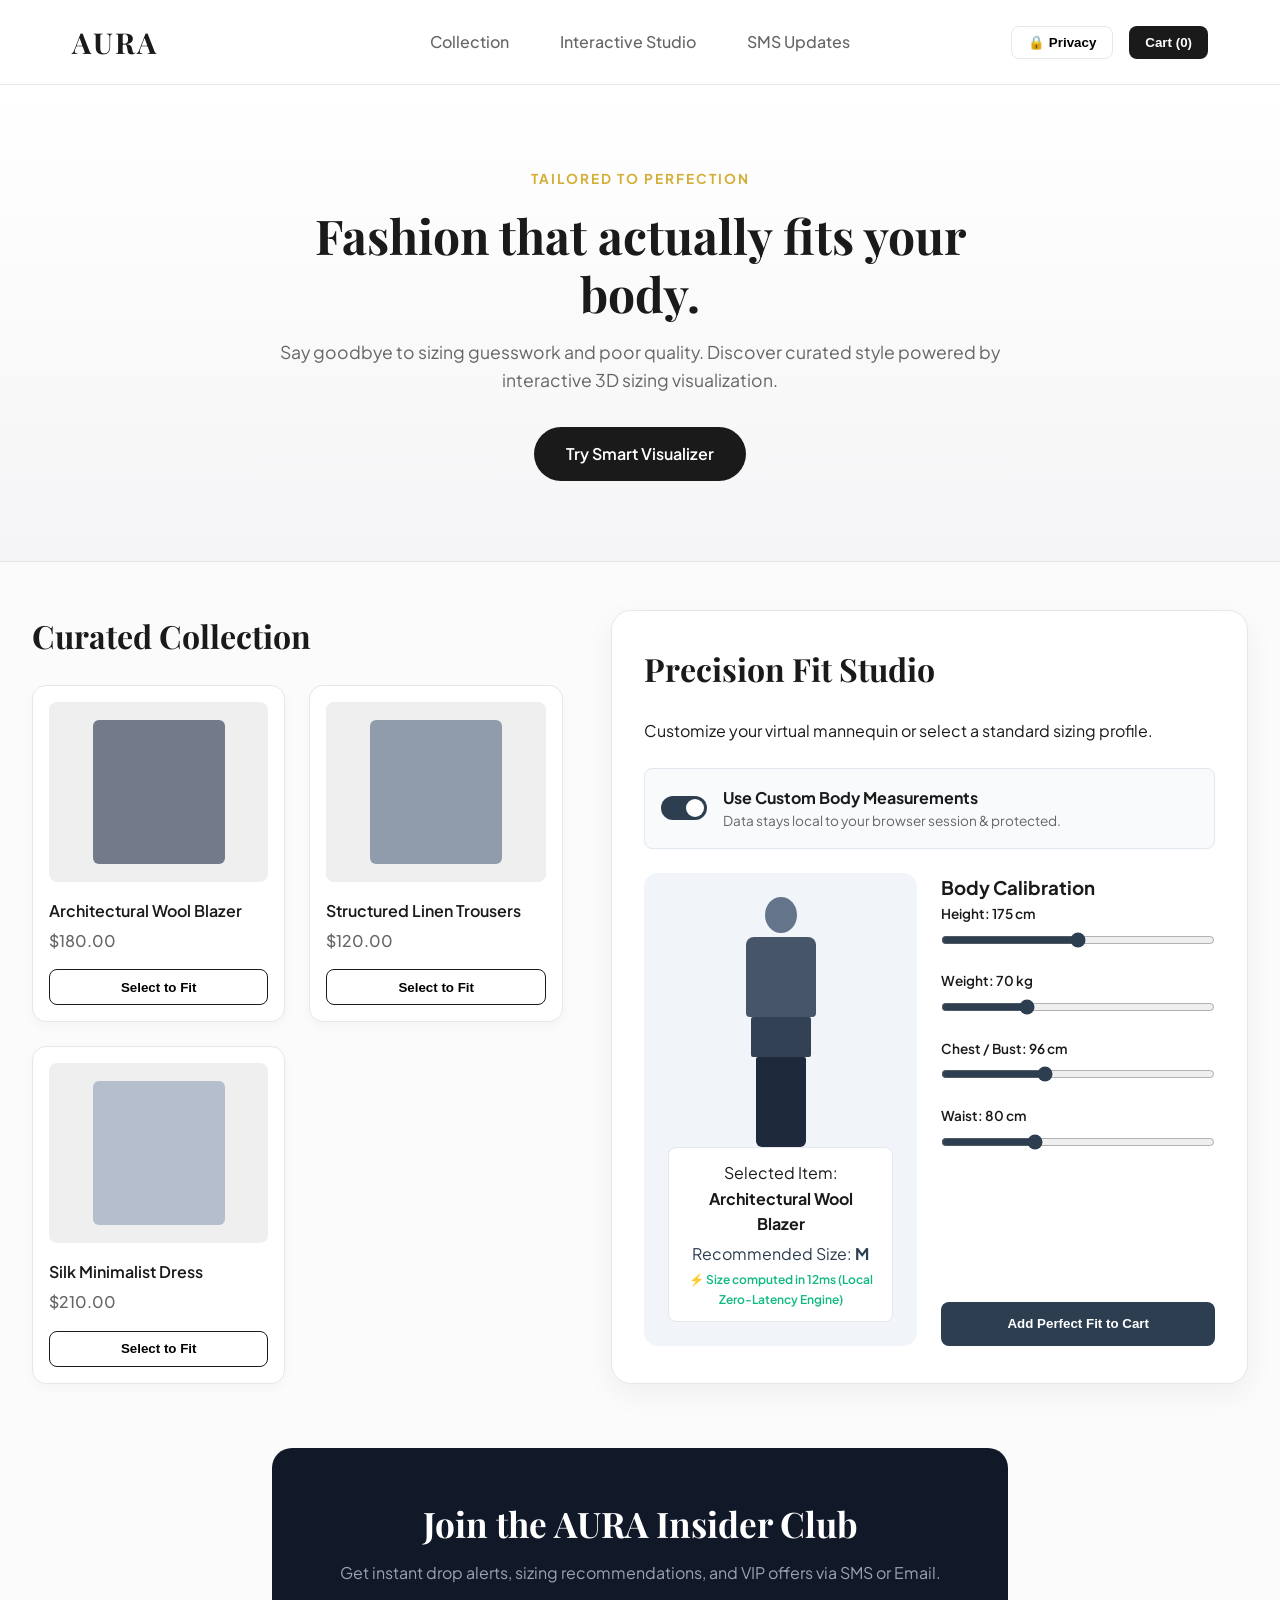
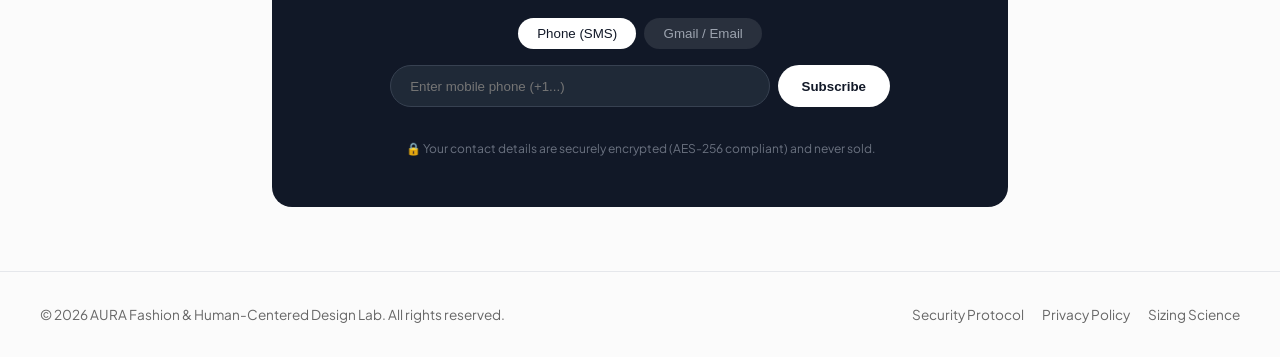
<file: index-2.html>
<!DOCTYPE html>
<html lang="en">
<head>
    <meta charset="UTF-8">
    <meta name="viewport" content="width=device-width, initial-scale=1.0">
    <title>AURA | Precision Fit & Curated Fashion</title>
    <link rel="stylesheet" href="styles.css">
    <link href="https://fonts.googleapis.com/css2?family=Plus+Jakarta+Sans:wght@300;400;500;600;700&family=Playfair+Display:ital,wght@0,600;1,400&display=swap" rel="stylesheet">
</head>
<body>
    <!-- Navigation Bar -->
    <header class="navbar">
        <div class="nav-container">
            <a href="#" class="brand-logo">AURA</a>
            <nav class="nav-links">
                <a href="#collection">Collection</a>
                <a href="#studio">Interactive Studio</a>
                <a href="#vip">SMS Updates</a>
            </nav>
            <div class="nav-actions">
                <button class="icon-btn" aria-label="Privacy Settings" id="privacy-settings-btn">🔒 Privacy</button>
                <button class="cart-btn" aria-label="Shopping Cart">Cart (<span id="cart-count">0</span>)</button>
            </div>
        </div>
    </header>

    <!-- Hero Banner -->
    <section class="hero-section">
        <div class="hero-content">
            <span class="tagline">Tailored to perfection</span>
            <h1>Fashion that actually fits your body.</h1>
            <p>Say goodbye to sizing guesswork and poor quality. Discover curated style powered by interactive 3D sizing visualization.</p>
            <a href="#studio" class="cta-btn">Try Smart Visualizer</a>
        </div>
    </section>

    <!-- Main Content Grid: Catalog & Studio -->
    <main class="main-layout" id="collection">
        <!-- Left: Product Showcase -->
        <section class="product-gallery">
            <h2>Curated Collection</h2>
            <div class="product-grid" id="product-list">
                <!-- Products dynamically rendered or static fallback -->
                <article class="product-card" data-id="1" data-name="Architectural Wool Blazer" data-price="180">
                    <div class="card-img-wrap">
                        <div class="placeholder-img jacket-img"></div>
                    </div>
                    <div class="card-details">
                        <h3>Architectural Wool Blazer</h3>
                        <p class="price">$180.00</p>
                        <button class="select-product-btn" onclick="selectProduct('Architectural Wool Blazer', 180)">Select to Fit</button>
                    </div>
                </article>

                <article class="product-card" data-id="2" data-name="Structured Linen Trousers" data-price="120">
                    <div class="card-img-wrap">
                        <div class="placeholder-img pants-img"></div>
                    </div>
                    <div class="card-details">
                        <h3>Structured Linen Trousers</h3>
                        <p class="price">$120.00</p>
                        <button class="select-product-btn" onclick="selectProduct('Structured Linen Trousers', 120)">Select to Fit</button>
                    </div>
                </article>

                <article class="product-card" data-id="3" data-name="Silk Minimalist Dress" data-price="210">
                    <div class="card-img-wrap">
                        <div class="placeholder-img dress-img"></div>
                    </div>
                    <div class="card-details">
                        <h3>Silk Minimalist Dress</h3>
                        <p class="price">$210.00</p>
                        <button class="select-product-btn" onclick="selectProduct('Silk Minimalist Dress', 210)">Select to Fit</button>
                    </div>
                </article>
            </div>
        </section>

        <!-- Right: Interactive AI Mannequin & Sizing Studio -->
        <section class="studio-container" id="studio">
            <div class="studio-header">
                <h2>Precision Fit Studio</h2>
                <p>Customize your virtual mannequin or select a standard sizing profile.</p>
            </div>

            <!-- Privacy Choice Toggle -->
            <div class="data-privacy-card">
                <div class="privacy-toggle-group">
                    <label class="switch">
                        <input type="checkbox" id="privacy-toggle" checked onchange="toggleCustomDataMode()">
                        <span class="slider round"></span>
                    </label>
                    <div class="privacy-label">
                        <strong>Use Custom Body Measurements</strong>
                        <p class="subtext">Data stays local to your browser session & protected.</p>
                    </div>
                </div>
            </div>

            <div class="studio-workspace">
                <!-- Mannequin Canvas Viewpoint -->
                <div class="mannequin-viewport">
                    <div class="avatar-frame">
                        <div id="ai-mannequin" class="mannequin-graphic">
                            <div class="mannequin-head"></div>
                            <div class="mannequin-torso" id="avatar-torso"></div>
                            <div class="mannequin-waist" id="avatar-waist"></div>
                            <div class="mannequin-legs" id="avatar-legs"></div>
                        </div>
                    </div>
                    <div class="fit-verdict-badge" id="fit-verdict">
                        <span>Selected Item: <strong>Architectural Wool Blazer</strong></span>
                        <div class="recommended-size-tag">Recommended Size: <strong id="recommended-size">M</strong></div>
                        <p id="fit-latency-note" class="latency-indicator">⚡ Size computed in 12ms (Local Zero-Latency Engine)</p>
                    </div>
                </div>

                <!-- Customizer / Standard Size Controls -->
                <div class="controls-panel">
                    <!-- Dynamic Controls: Custom Measurements -->
                    <form id="custom-measurement-form" class="measurement-controls">
                        <h3>Body Calibration</h3>
                        <div class="control-group">
                            <label for="height-input">Height: <span id="height-val">175</span> cm</label>
                            <input type="range" id="height-input" min="140" max="210" value="175" oninput="updateAvatar()">
                        </div>
                        <div class="control-group">
                            <label for="weight-input">Weight: <span id="weight-val">70</span> kg</label>
                            <input type="range" id="weight-input" min="40" max="140" value="70" oninput="updateAvatar()">
                        </div>
                        <div class="control-group">
                            <label for="chest-input">Chest / Bust: <span id="chest-val">96</span> cm</label>
                            <input type="range" id="chest-input" min="70" max="140" value="96" oninput="updateAvatar()">
                        </div>
                        <div class="control-group">
                            <label for="waist-input">Waist: <span id="waist-val">80</span> cm</label>
                            <input type="range" id="waist-input" min="55" max="130" value="80" oninput="updateAvatar()">
                        </div>
                    </form>

                    <!-- Standard Sizing Fallback (shown when custom data toggled off) -->
                    <div id="standard-sizing-panel" class="standard-controls hidden">
                        <h3>Standard Sizing Selector</h3>
                        <p class="subtext">Select your usual retail size without entering body dimensions.</p>
                        <div class="size-btn-group">
                            <button class="size-btn" onclick="selectStandardSize('XS')">XS</button>
                            <button class="size-btn" onclick="selectStandardSize('S')">S</button>
                            <button class="size-btn active" onclick="selectStandardSize('M')">M</button>
                            <button class="size-btn" onclick="selectStandardSize('L')">L</button>
                            <button class="size-btn" onclick="selectStandardSize('XL')">XL</button>
                            <button class="size-btn" onclick="selectStandardSize('XXL')">XXL</button>
                        </div>
                    </div>

                    <button class="add-cart-action-btn" onclick="addToCart()">Add Perfect Fit to Cart</button>
                </div>
            </div>
        </section>
    </main>

    <!-- VIP / SMS & Email Registration Section -->
    <section class="vip-section" id="vip">
        <div class="vip-card">
            <h2>Join the AURA Insider Club</h2>
            <p>Get instant drop alerts, sizing recommendations, and VIP offers via SMS or Email.</p>
            <form id="signup-form" onsubmit="handleSignup(event)">
                <div class="input-tabs">
                    <button type="button" class="tab-btn active" id="tab-phone" onclick="switchContactMode('phone')">Phone (SMS)</button>
                    <button type="button" class="tab-btn" id="tab-email" onclick="switchContactMode('email')">Gmail / Email</button>
                </div>
                <div class="form-input-container">
                    <input type="tel" id="contact-input" placeholder="Enter mobile phone (+1...)" required>
                    <button type="submit" class="submit-btn">Subscribe</button>
                </div>
                <p id="form-feedback" class="feedback-msg"></p>
                <span class="security-badge">🔒 Your contact details are securely encrypted (AES-256 compliant) and never sold.</span>
            </form>
        </div>
    </section>

    <!-- Footer -->
    <footer class="footer">
        <div class="footer-container">
            <p>&copy; 2026 AURA Fashion & Human-Centered Design Lab. All rights reserved.</p>
            <div class="footer-links">
                <a href="#">Security Protocol</a>
                <a href="#">Privacy Policy</a>
                <a href="#">Sizing Science</a>
            </div>
        </div>
    </footer>

    <script src="script.js"></script>
</body>
</html>
</file>
<file: styles.css>
:root {
    --bg-primary: #FBFBFB;
    --bg-surface: #FFFFFF;
    --bg-card: #FFFFFF;
    --text-main: #1A1A1A;
    --text-muted: #666666;
    --accent: #2C3E50;
    --accent-hover: #1A252F;
    --highlight: #D4AF37;
    --border-color: #E5E7EB;
    --border-light: #E5E7EB;
    --radius-sm: 8px;
    --radius-md: 14px;
    --radius-lg: 20px;
    --shadow-soft: 0 10px 30px rgba(0, 0, 0, 0.05);
    --shadow-card: 0 4px 12px rgba(0, 0, 0, 0.03);
    --font-heading: 'Playfair Display', serif;
    --font-body: 'Plus Jakarta Sans', sans-serif;
    --transition-fast: 0.2s cubic-bezier(0.4, 0, 0.2, 1);
}

* {
    box-sizing: border-box;
    margin: 0;
    padding: 0;
}

body {
    font-family: var(--font-body);
    background-color: var(--bg-primary);
    color: var(--text-main);
    line-height: 1.6;
    -webkit-font-smoothing: antialiased;
}

/* Header & Navigation */
.navbar {
    position: sticky;
    top: 0;
    background: rgba(255, 255, 255, 0.95);
    backdrop-filter: blur(10px);
    border-bottom: 1px solid var(--border-color);
    z-index: 900;
}

.nav-container {
    max-width: 1200px;
    margin: 0 auto;
    padding: 1.2rem 2rem;
    display: grid;
    grid-template-columns: 1fr auto 1fr;
    align-items: center;
}

/* Hamburger + FF logo pinned to the far left edge of the header */
.navbar .brand-group {
    position: absolute;
    left: 24px;
    top: 50%;
    transform: translateY(-50%);
    display: flex;
    align-items: center;
    gap: 18px;
    z-index: 910;
}

.navbar .nav-links {
    grid-column: 2;
}

.navbar .nav-actions {
    grid-column: 3;
    justify-self: end;
}

.brand-logo {
    font-family: var(--font-heading);
    font-size: 1.8rem;
    font-weight: 700;
    letter-spacing: 2px;
    color: var(--text-main);
    text-decoration: none;
}

.nav-links a {
    margin: 0 1.5rem;
    text-decoration: none;
    color: var(--text-muted);
    font-weight: 500;
    transition: color var(--transition-fast);
}

.nav-links a:hover {
    color: var(--text-main);
}

.nav-actions {
    display: flex;
    gap: 1rem;
}

.icon-btn, .cart-btn {
    background: transparent;
    border: 1px solid var(--border-color);
    padding: 0.5rem 1rem;
    border-radius: var(--radius-sm);
    font-weight: 600;
    cursor: pointer;
    transition: background var(--transition-fast);
}

.cart-btn {
    background: var(--text-main);
    color: white;
    border: none;
}

.cart-btn:hover {
    background: #333;
}

/* Hero Section */
.hero-section {
    padding: 5rem 2rem;
    text-align: center;
    background: linear-gradient(180deg, #FFFFFF 0%, #F5F5F7 100%);
    border-bottom: 1px solid var(--border-color);
}

.hero-content {
    max-width: 750px;
    margin: 0 auto;
}

.tagline {
    font-size: 0.85rem;
    text-transform: uppercase;
    letter-spacing: 2px;
    color: var(--highlight);
    font-weight: 700;
}

.hero-content h1 {
    font-family: var(--font-heading);
    font-size: 3rem;
    margin: 1rem 0;
    line-height: 1.2;
}

.hero-content p {
    color: var(--text-muted);
    font-size: 1.1rem;
    margin-bottom: 2rem;
}

.cta-btn {
    display: inline-block;
    padding: 0.9rem 2rem;
    background: var(--text-main);
    color: white;
    text-decoration: none;
    border-radius: 30px;
    font-weight: 600;
    transition: transform var(--transition-fast);
}

.cta-btn:hover {
    transform: translateY(-2px);
}

/* Main Layout Grid */
.main-layout {
    max-width: 1280px;
    margin: 3rem auto;
    padding: 0 2rem;
    display: grid;
    grid-template-columns: 1fr 1.2fr;
    gap: 3rem;
}

/* Product Collection */
.product-gallery h2, .studio-header h2 {
    font-family: var(--font-heading);
    font-size: 2rem;
    margin-bottom: 1.5rem;
}

.product-grid {
    display: grid;
    grid-template-columns: repeat(auto-fill, minmax(220px, 1fr));
    gap: 1.5rem;
}

.product-card {
    background: var(--bg-surface);
    border: 1px solid var(--border-color);
    border-radius: var(--radius-md);
    padding: 1rem;
    box-shadow: var(--shadow-card);
    display: flex;
    flex-direction: column;
    justify-content: space-between;
}

.card-img-wrap {
    width: 100%;
    height: 180px;
    border-radius: var(--radius-sm);
    overflow: hidden;
    background: #EFEFEF;
    margin-bottom: 1rem;
    display: flex;
    align-items: center;
    justify-content: center;
}

.placeholder-img {
    width: 60%;
    height: 80%;
    border-radius: 6px;
    opacity: 0.75;
}

.jacket-img { background: #4A5568; }
.pants-img { background: #718096; }
.dress-img { background: #A0AEC0; }

.card-details h3 {
    font-size: 1rem;
    font-weight: 600;
    margin-bottom: 0.25rem;
}

.price {
    color: var(--text-muted);
    font-weight: 500;
    margin-bottom: 1rem;
}

.select-product-btn {
    width: 100%;
    padding: 0.6rem;
    background: transparent;
    border: 1px solid var(--text-main);
    border-radius: var(--radius-sm);
    font-weight: 600;
    cursor: pointer;
    transition: all var(--transition-fast);
}

.select-product-btn:hover {
    background: var(--text-main);
    color: white;
}

/* Studio & Interactive Avatar */
.studio-container {
    background: var(--bg-surface);
    border: 1px solid var(--border-color);
    border-radius: var(--radius-lg);
    padding: 2rem;
    box-shadow: var(--shadow-soft);
}

.subtext {
    font-size: 0.85rem;
    color: var(--text-muted);
}

/* Privacy Toggle Switch */
.data-privacy-card {
    background: #F8FAFC;
    border: 1px solid #E2E8F0;
    border-radius: var(--radius-sm);
    padding: 1rem;
    margin: 1.5rem 0;
}

.privacy-toggle-group {
    display: flex;
    align-items: center;
    gap: 1rem;
}

.switch {
    position: relative;
    display: inline-block;
    width: 46px;
    height: 24px;
}

.switch input { opacity: 0; width: 0; height: 0; }

.slider {
    position: absolute;
    cursor: pointer;
    top: 0; left: 0; right: 0; bottom: 0;
    background-color: #CBD5E1;
    transition: .3s;
    border-radius: 34px;
}

.slider:before {
    position: absolute;
    content: "";
    height: 18px;
    width: 18px;
    left: 3px;
    bottom: 3px;
    background-color: white;
    transition: .3s;
    border-radius: 50%;
}

input:checked + .slider { background-color: var(--accent); }
input:checked + .slider:before { transform: translateX(22px); }

/* Workspace & Visualizer */
.studio-workspace {
    display: grid;
    grid-template-columns: 1fr 1fr;
    gap: 1.5rem;
}

.mannequin-viewport {
    background: #F1F5F9;
    border-radius: var(--radius-md);
    padding: 1.5rem;
    display: flex;
    flex-direction: column;
    align-items: center;
    justify-content: space-between;
    min-height: 380px;
}

.avatar-frame {
    height: 250px;
    display: flex;
    align-items: center;
    justify-content: center;
}

.mannequin-graphic {
    display: flex;
    flex-direction: column;
    align-items: center;
    transition: all 0.2s ease-out;
}

.mannequin-head {
    width: 32px;
    height: 36px;
    background: #64748B;
    border-radius: 50%;
    margin-bottom: 4px;
}

.mannequin-torso {
    width: 70px;
    height: 80px;
    background: #475569;
    border-radius: 8px 8px 4px 4px;
    transition: all 0.2s ease;
}

.mannequin-waist {
    width: 60px;
    height: 40px;
    background: #334155;
    border-radius: 2px;
    transition: all 0.2s ease;
}

.mannequin-legs {
    width: 50px;
    height: 90px;
    background: #1E293B;
    border-radius: 2px 2px 6px 6px;
    transition: all 0.2s ease;
}

.fit-verdict-badge {
    background: var(--bg-surface);
    border: 1px solid var(--border-color);
    padding: 0.75rem 1rem;
    border-radius: var(--radius-sm);
    text-align: center;
    width: 100%;
}

.recommended-size-tag {
    color: var(--accent);
    margin: 0.25rem 0;
}

.latency-indicator {
    font-size: 0.75rem;
    color: #10B981;
    font-weight: 600;
}

/* Controls Panel */
.controls-panel {
    display: flex;
    flex-direction: column;
    justify-content: space-between;
}

.control-group {
    margin-bottom: 1rem;
}

.control-group label {
    display: block;
    font-size: 0.85rem;
    font-weight: 600;
    margin-bottom: 0.25rem;
}

.control-group input[type="range"] {
    width: 100%;
    accent-color: var(--accent);
}

.hidden { display: none !important; }

.size-btn-group {
    display: grid;
    grid-template-columns: repeat(3, 1fr);
    gap: 0.5rem;
    margin-top: 1rem;
}

.size-btn {
    padding: 0.6rem;
    border: 1px solid var(--border-color);
    background: white;
    border-radius: var(--radius-sm);
    font-weight: 600;
    cursor: pointer;
}

.size-btn.active, .size-btn:hover {
    background: var(--accent);
    color: white;
    border-color: var(--accent);
}

.add-cart-action-btn {
    width: 100%;
    padding: 0.9rem;
    background: var(--accent);
    color: white;
    border: none;
    border-radius: var(--radius-sm);
    font-weight: 600;
    cursor: pointer;
    margin-top: 1rem;
    transition: background var(--transition-fast);
}

.add-cart-action-btn:hover {
    background: var(--accent-hover);
}

/* VIP Form */
.vip-section {
    max-width: 800px;
    margin: 4rem auto;
    padding: 0 2rem;
}

.vip-card {
    background: #111827;
    color: white;
    padding: 3rem;
    border-radius: var(--radius-lg);
    text-align: center;
}

.vip-card h2 {
    font-family: var(--font-heading);
    font-size: 2.2rem;
    margin-bottom: 0.5rem;
}

.vip-card p {
    color: #9CA3AF;
    margin-bottom: 2rem;
}

.input-tabs {
    display: flex;
    justify-content: center;
    gap: 0.5rem;
    margin-bottom: 1rem;
}

.tab-btn {
    background: rgba(255, 255, 255, 0.1);
    border: none;
    color: #9CA3AF;
    padding: 0.5rem 1.2rem;
    border-radius: 20px;
    cursor: pointer;
    font-weight: 500;
}

.tab-btn.active {
    background: white;
    color: #111827;
}

.form-input-container {
    display: flex;
    max-width: 500px;
    margin: 0 auto;
    gap: 0.5rem;
}

.form-input-container input {
    flex: 1;
    padding: 0.8rem 1.2rem;
    border-radius: 30px;
    border: 1px solid #374151;
    background: #1F2937;
    color: white;
    outline: none;
}

.submit-btn {
    padding: 0.8rem 1.5rem;
    background: white;
    color: #111827;
    border: none;
    border-radius: 30px;
    font-weight: 700;
    cursor: pointer;
}

.feedback-msg {
    margin-top: 1rem;
    font-size: 0.9rem;
    font-weight: 600;
}

.security-badge {
    display: block;
    margin-top: 1.5rem;
    font-size: 0.75rem;
    color: #6B7280;
}

/* Footer */
.footer {
    border-top: 1px solid var(--border-color);
    padding: 2rem;
    text-align: center;
    font-size: 0.85rem;
    color: var(--text-muted);
}

.footer-container {
    max-width: 1200px;
    margin: 0 auto;
    display: flex;
    justify-content: space-between;
    align-items: center;
}

.footer-links a {
    color: var(--text-muted);
    margin-left: 1rem;
    text-decoration: none;
}

/* ==========================================
   HAMBURGER DRAWER & PROFILE MODAL STYLING
   ========================================== */
.hamburger-btn {
    display: flex;
    flex-direction: column;
    justify-content: space-between;
    width: 24px;
    height: 18px;
    background: none;
    border: none;
    cursor: pointer;
    padding: 0;
}

.hamburger-btn span {
    display: block;
    width: 100%;
    height: 2px;
    background-color: var(--text-main);
}

.drawer-overlay {
    position: fixed;
    inset: 0;
    background: rgba(0, 0, 0, 0.4);
    display: none;
    z-index: 998;
}

.drawer-overlay.active {
    display: block;
}

.side-drawer {
    position: fixed;
    top: 0;
    left: -320px;
    width: 280px;
    height: 100vh;
    background: var(--bg-card);
    box-shadow: 4px 0 20px rgba(0, 0, 0, 0.1);
    padding: 28px 24px;
    transition: left 0.3s ease;
    z-index: 999;
    display: flex;
    flex-direction: column;
}

.side-drawer.open {
    left: 0;
}

.drawer-header {
    display: flex;
    justify-content: space-between;
    align-items: center;
    margin-bottom: 32px;
}

.close-btn {
    background: none;
    border: none;
    font-size: 26px;
    cursor: pointer;
    color: var(--text-main);
    line-height: 1;
}

.drawer-links {
    display: flex;
    flex-direction: column;
    gap: 18px;
}

.drawer-links a {
    text-decoration: none;
    color: var(--text-main);
    font-size: 16px;
    font-weight: 500;
}

.profile-menu-btn {
    text-align: left;
    background: var(--bg-primary);
    border: 1px solid var(--border-light);
    padding: 12px 14px;
    border-radius: var(--radius-sm);
    font-size: 15px;
    font-weight: 600;
    cursor: pointer;
    color: var(--text-main);
}

.profile-modal {
    position: fixed;
    inset: 0;
    background: rgba(0, 0, 0, 0.5);
    display: none;
    justify-content: center;
    align-items: center;
    padding: 20px;
    z-index: 1000;
}

.profile-modal.active {
    display: flex;
}

.profile-modal-content {
    background: var(--bg-card);
    width: 100%;
    max-width: 460px;
    padding: 32px;
    border-radius: var(--radius-md);
    box-shadow: var(--shadow-soft);
}

.saved-data-card {
    background: var(--bg-primary);
    border: 1px solid var(--border-light);
    border-radius: var(--radius-sm);
    padding: 16px;
    margin-bottom: 20px;
}

/* Expanded Measurements Grid */
.stats-grid {
    display: grid;
    grid-template-columns: repeat(3, 1fr);
    gap: 10px;
    margin-top: 10px;
}

.stat-box {
    background: #fff;
    padding: 10px;
    border-radius: var(--radius-sm);
    border: 1px solid var(--border-light);
    text-align: center;
}

.stat-label {
    display: block;
    font-size: 10px;
    text-transform: uppercase;
    color: var(--text-muted);
    margin-bottom: 2px;
    letter-spacing: 0.5px;
}

.stat-value {
    font-size: 16px;
    color: var(--text-main);
    font-weight: bold;
}

/* Narrow screens */
@media (max-width: 900px) {
    .main-layout, .studio-workspace {
        grid-template-columns: 1fr;
    }
    .footer-container {
        flex-direction: column;
        gap: 1rem;
    }
    .navbar .nav-container {
        display: flex;
        justify-content: flex-end;
    }
    .navbar .brand-group {
        left: 16px;
    }
    .navbar .nav-links {
        display: none !important;
    }
}
</file>
